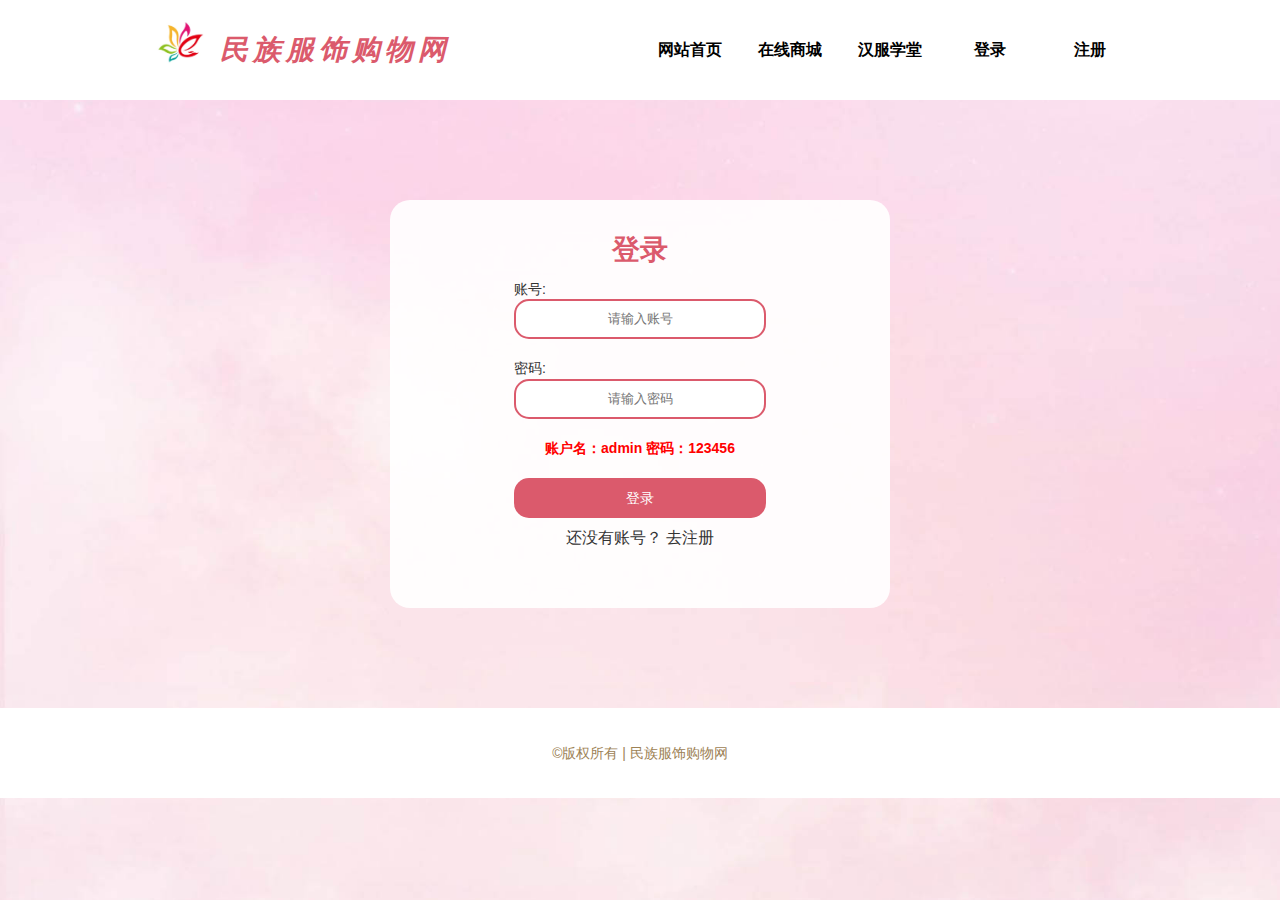
<file: web作业/denglu.html>
<!DOCTYPE html>
<html lang="en">

<head>
  <meta charset="UTF-8">
  <title>民族服饰购物网</title>

  <link rel="stylesheet" href="style/css.css" />
  <style>
    img {
      transition: .3s;
      transform: scale(0.8);
    }

    img:hover {
      transform: scale(1);
      cursor: pointer;
    }
  </style>
</head>

<body>
  <div class="head">
    <div class="w">
      <div class="nav">
        <ul>
          <li class="logo">
            <img src="images/logo.jpg" alt="">
            <h1>民族服饰购物网</h1>
          </li>
          <li><a href="index.html">网站首页</a></li>
          <li><a href="shop.html">在线商城</a></li>
          <li><a href="xuetang.html">汉服学堂</a></li>
          <li><a href="denglu.html">登录</a></li>
          <li><a href="zhuce.html">注册</a></li>
        </ul>
      </div>
    </div>
  </div>
  <div class="denglu">
    <form action="">
      <h2>登录</h2>
      <div class="info">
        <label for="name">账号:</label>
        <input type="text" id="name" placeholder="请输入账号">
      </div>
      <div class="info">
        <label for="pwd">密码:</label>
        <input type="password" id="pwd" placeholder="请输入密码">
      </div>
      <div class="info">
        <p style="font-size: 14px; color: red; font-weight: 600;">账户名：admin 密码：123456</p>
      </div>

      <div class="info">
        <div class="btn" id="loginbtn">登录</div>

        <p style="font-size: 16px; margin-top: 10px;">还没有账号？ <a href="zhuce.html">去注册</a></p>
      </div>

    </form>
  </div>


  <div class="footer">
    <div class="w">
      <p>&copy;版权所有 | 民族服饰购物网</p>
    </div>
  </div>
</body>

<script src="js/jquery.js"></script>
<script>
  // 登陆表单验证
  $("#loginbtn").click(function () {
    var name = $("#name").val()
    var pwd = $("#pwd").val()
    console.log(name, pwd);
    if (name == '') {
      alert("账户名不能为空!")
      return
    }

    if (pwd == "") {
      alert("密码不能为空！")
      return
    }

    if (name == 'admin' && pwd == "123456") {
      alert("登陆成功！")
      window.location.href = "index.html"
    } else {
      alert("账号名或密码有误，请重新输入！")
    }

  })
</script>

</html>
</file>
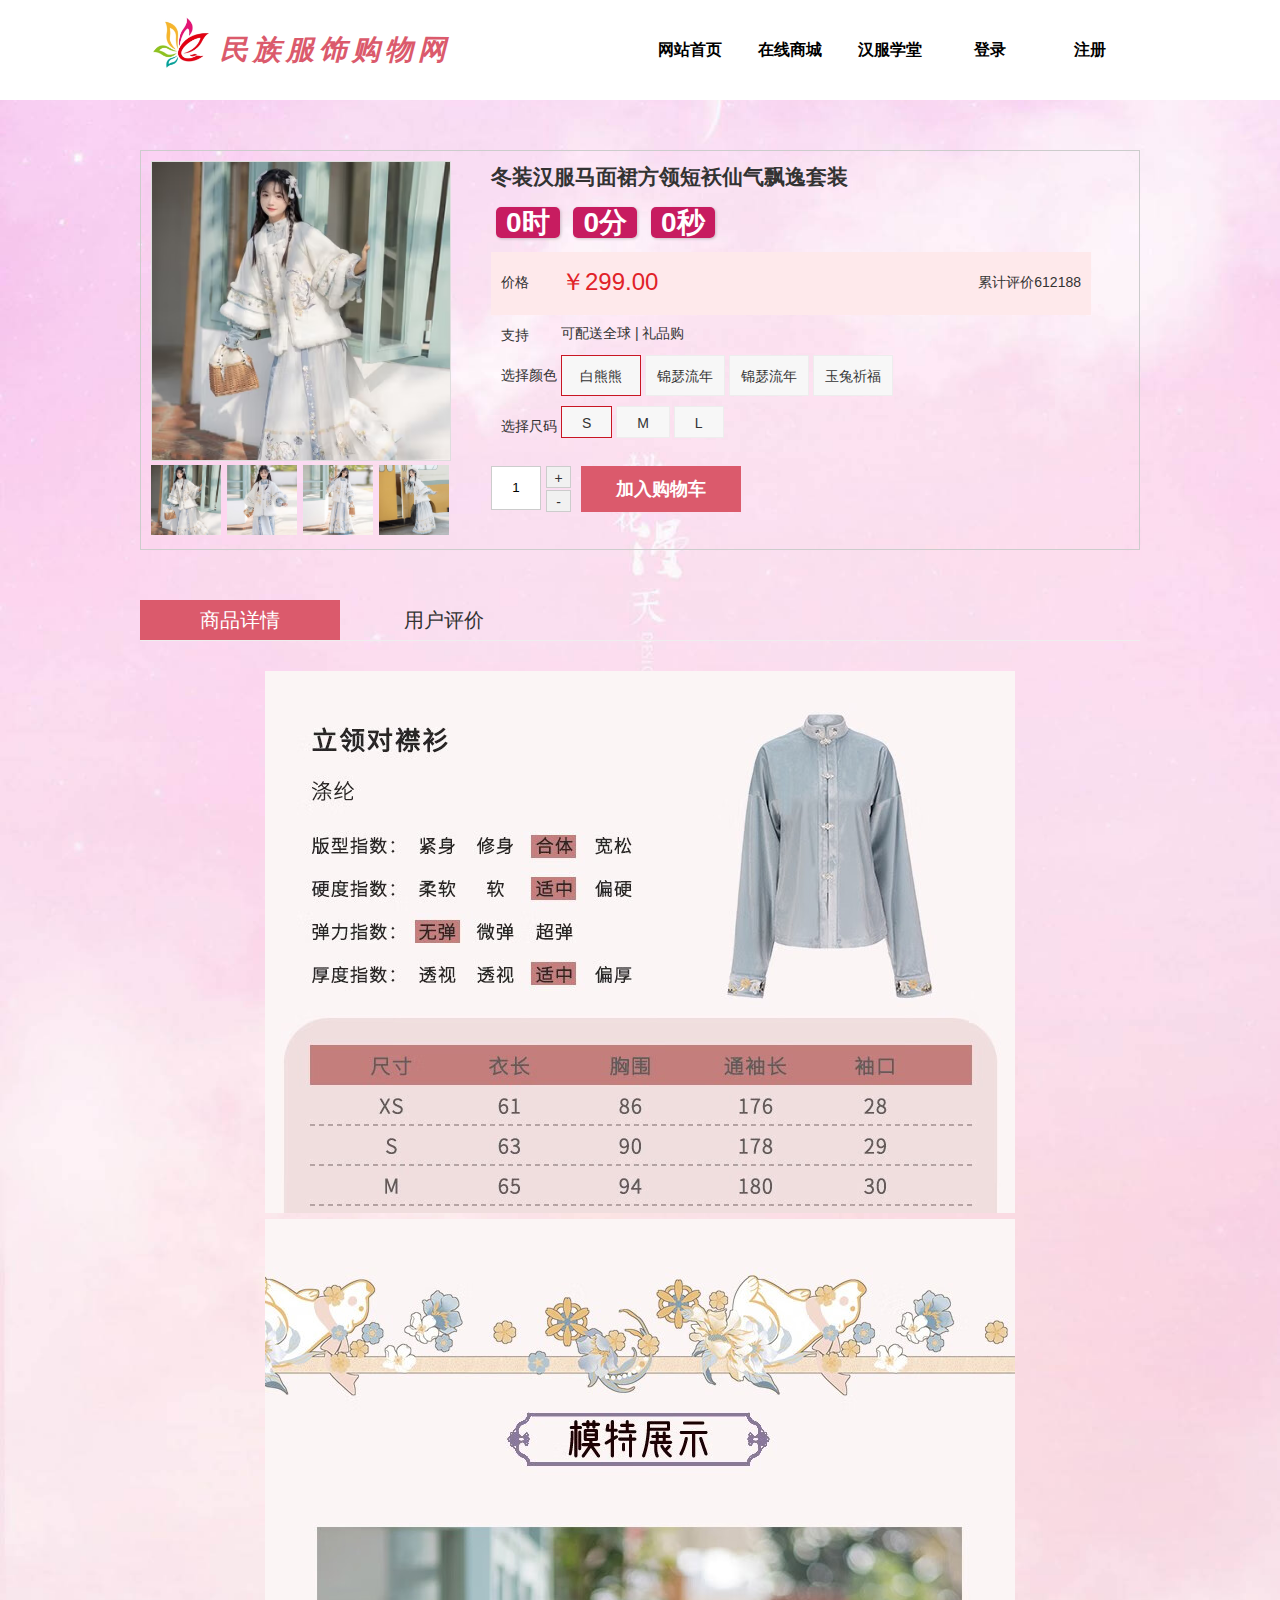
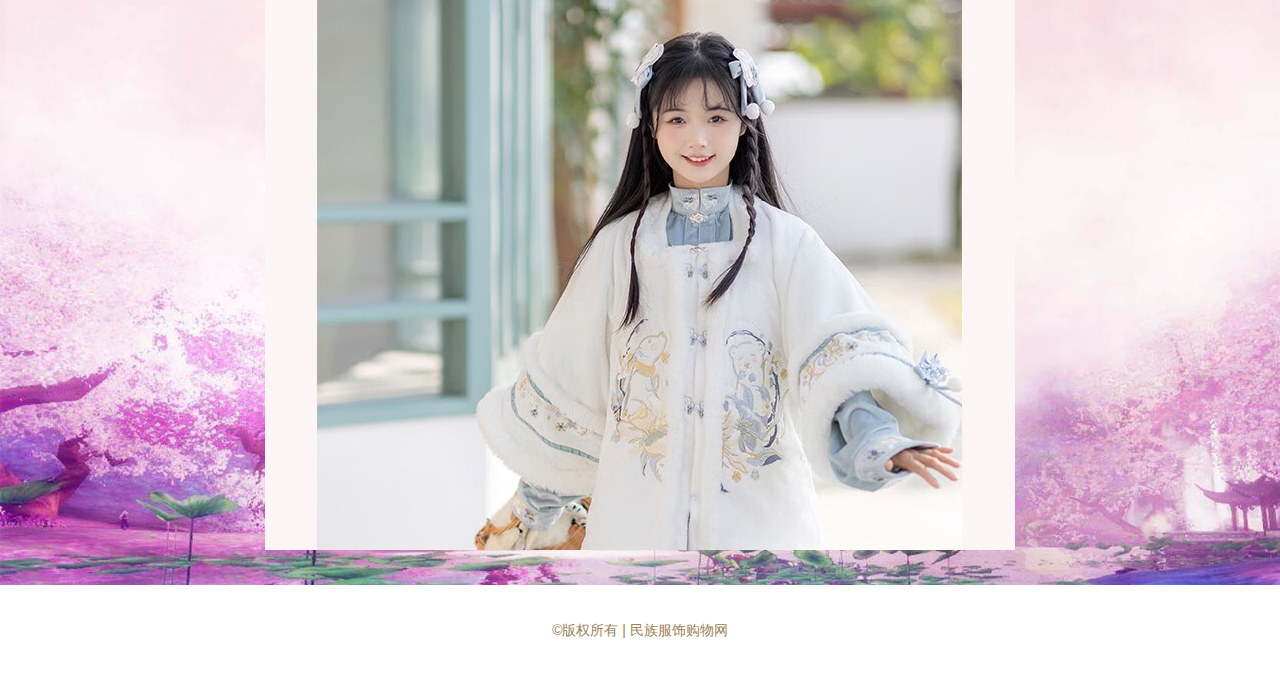
<file: web作业/info.html>
<!DOCTYPE html>
<html lang="en">

<head>
  <meta charset="UTF-8">
  <title>民族服饰购物网</title>
  <link rel="stylesheet" href="style/css.css" />
</head>

<body>
  <div class="head">
    <div class="w">
      <div class="nav">
        <ul>
          <li class="logo">
            <img src="images/logo.jpg" alt="">
            <h1>民族服饰购物网</h1>
          </li>
          <li><a href="index.html">网站首页</a></li>
          <li><a href="shop.html">在线商城</a></li>
          <li><a href="xuetang.html">汉服学堂</a></li>
          <li><a href="denglu.html">登录</a></li>
          <li><a href="zhuce.html">注册</a></li>
        </ul>
      </div>
    </div>
  </div>
  <div class="w wrap info">

    <div class="main">

      <div class="img">
        <img src="images/i1.avif">

      </div>
      <ul class="ico">
        <li><img src="images/i1.avif"></li>
        <li><img src="images/i2.avif"></li>
        <li><img src="images/i3.avif"></li>
        <li><img src="images/i4.avif"></li>
      </ul>
      <div class="big_img"></div>


      <div class="cp-info">
        <h2>冬装汉服马面裙方领短袄仙气飘逸套装</h2>
        <div class="xiangqing_box you">
          <div class="tips">
            <div class="time-item">
              <strong id="hour_show">0时</strong>
              <strong id="minute_show">0分</strong>
              <strong id="second_show">0秒</strong>
            </div>
          </div>
          <div class="summary">
            <dl class="summary_price">
              <dt>价格</dt>
              <dd style="line-height: 40px;">
                <span class="price">￥299.00 </span>
                <div class="remark">累计评价612188</div>
              </dd>
            </dl>
            <dl class="summary_support">
              <dt>支持</dt>
              <dd>可配送全球 | 礼品购</dd>
            </dl>
            <dl class="choose_color">
              <dt>选择颜色</dt>
              <dd>
                <a href="javascript:;" style="border-color: #c81623;">白熊熊</a>
                <a href="javascript:;">锦瑟流年</a>
                <a href="javascript:;">锦瑟流年</a>
                <a href="javascript:;">玉兔祈福</a>
              </dd>
            </dl>

            <dl class="choose_version">
              <dt>选择尺码</dt>
              <dd>
                <a href="javascript:;" style="border-color: #c81623;">S</a>
                <a href=" javascript:;">M</a>
                <a href=" javascript:;">L</a>
              </dd>
            </dl>
            <div class="choose_btns">
              <div class="choose_amount">
                <input type="text" id="count" maxlength="2" value="1">
                <a href="javascript:;" id="add" class="add">+</a>
                <a href="javascript:;" id="reduce" class="reduce">-</a>
              </div>
              <a href="#" class="addcar">加入购物车</a>
            </div>
          </div>
        </div>
      </div>

    </div>

    <div class="cp-items">
      <div id="wrap">
        <div id="tit">
          <span class="select">商品详情</span>
          <span>用户评价</span>
        </div>
        <ul id="con">
          <li class="show">
            <img src="images/ii1.jpg" alt="">
            <img src="images/ii2.jpg" alt="">
          </li>
          <li>
            <h5>用户xxx</h5>
            <p>
              汉服真的太仙啦穿上回头率特别高，做工特别精细好看，喜欢极了端庄优雅系列，配色看着很舒服很大气，穿着特别显气质，绝绝子!!!
            </p>
            <hr>
            <h5>用户xxx</h5>
            <p>
              汉服真的太仙啦穿上回头率特别高，做工特别精细好看，喜欢极了端庄优雅系列，配色看着很舒服很大气，穿着特别显气质，绝绝子!!!
            </p>
            <hr>
            <h5>用户xxx</h5>
            <p>
              汉服真的太仙啦穿上回头率特别高，做工特别精细好看，喜欢极了端庄优雅系列，配色看着很舒服很大气，穿着特别显气质，绝绝子!!!
            </p>
            <hr>
            <h5>用户xxx</h5>
            <p>
              汉服真的太仙啦穿上回头率特别高，做工特别精细好看，喜欢极了端庄优雅系列，配色看着很舒服很大气，穿着特别显气质，绝绝子!!!
            </p>
            <hr>
            <h5>用户xxx</h5>
            <p>
              汉服真的太仙啦穿上回头率特别高，做工特别精细好看，喜欢极了端庄优雅系列，配色看着很舒服很大气，穿着特别显气质，绝绝子!!!
            </p>
            <hr>
          </li>
        </ul>
      </div>
    </div>

  </div>

  <div class="footer">
    <div class="w">
      <p>&copy;版权所有 | 民族服饰购物网</p>
    </div>
  </div>
</body>

<script src="js/jquery.js"></script>
<script>
  // 图片放大效果
  $(function () {
    var src = $('.img img').attr("src");
    $('.ico li img').click(function () {
      var srct = $(this).attr("src");
      $('.img img').attr("src", srct);
      src = srct;
    })
    $('.img').hover(function () {
      $('.big_img').css({
        "display": "block",
        "background-image": 'url(' + src + ')'
      });
      $(this).mousemove(function () {
        var x = event.offsetX - 1;
        var y = event.offsetY - 1;
        if (x < 75) {
          x = 0;
        } else if (75 <= x <= 300) {
          x = (x - 75) * 2;
          if (x > 300) {
            x = 300;
          }
        }
        if (y < 100) {
          y = 0;
        } else if (100 <= y <= 400) {
          y = (y - 100) * 2;
          if (y > 400) {
            y = 400;
          }
        }

        $('.big_img').css({
          "background-position-x": -x,
          "background-position-y": -y
        })
      })
    }, function () {
      $('.big_img').css("display", "none")
    })

  })

  // tab栏切换
  $('#tit span').click(function () {
    var i = $(this).index(); //下标第一种写法
    //var i = $('tit').index(this);//下标第二种写法
    $(this).addClass('select').siblings().removeClass('select');
    $('#con li').eq(i).show().siblings().hide();
  });

  // 点击添加
  $("#add").click(function () {
    var count = $("#count").val() * 1
    $("#count").val(count + 1)
    console.log(count);
  })

  $("#reduce").click(function () {
    var count = $("#count").val() * 1
    if (count == 1) {
      alert("商品最少1件噢！")
      return
    } else {
      $("#count").val(count - 1)
    }
    console.log(count);
  })

  // 倒计时效果
  var intDiff = parseInt(600); //倒计时总秒数量
  function timer(intDiff) {
    window.setInterval(function () {
      var day = 0,
        hour = 0,
        minute = 0,
        second = 0; //时间默认值
      if (intDiff > 0) {
        day = Math.floor(intDiff / (60 * 60 * 24));
        hour = Math.floor(intDiff / (60 * 60)) - (day * 24);
        minute = Math.floor(intDiff / 60) - (day * 24 * 60) - (hour * 60);
        second = Math.floor(intDiff) - (day * 24 * 60 * 60) - (hour * 60 * 60) - (minute * 60);
      }
      if (minute <= 9) minute = '0' + minute;
      if (second <= 9) second = '0' + second;
      $('#day_show').html(day + "天");
      $('#hour_show').html('<s id="h"></s>' + hour + '时');
      $('#minute_show').html('<s></s>' + minute + '分');
      $('#second_show').html('<s></s>' + second + '秒');
      intDiff--;
    }, 1000);
  }
  $(function () {
    timer(intDiff);
  });
</script>

</html>
</file>
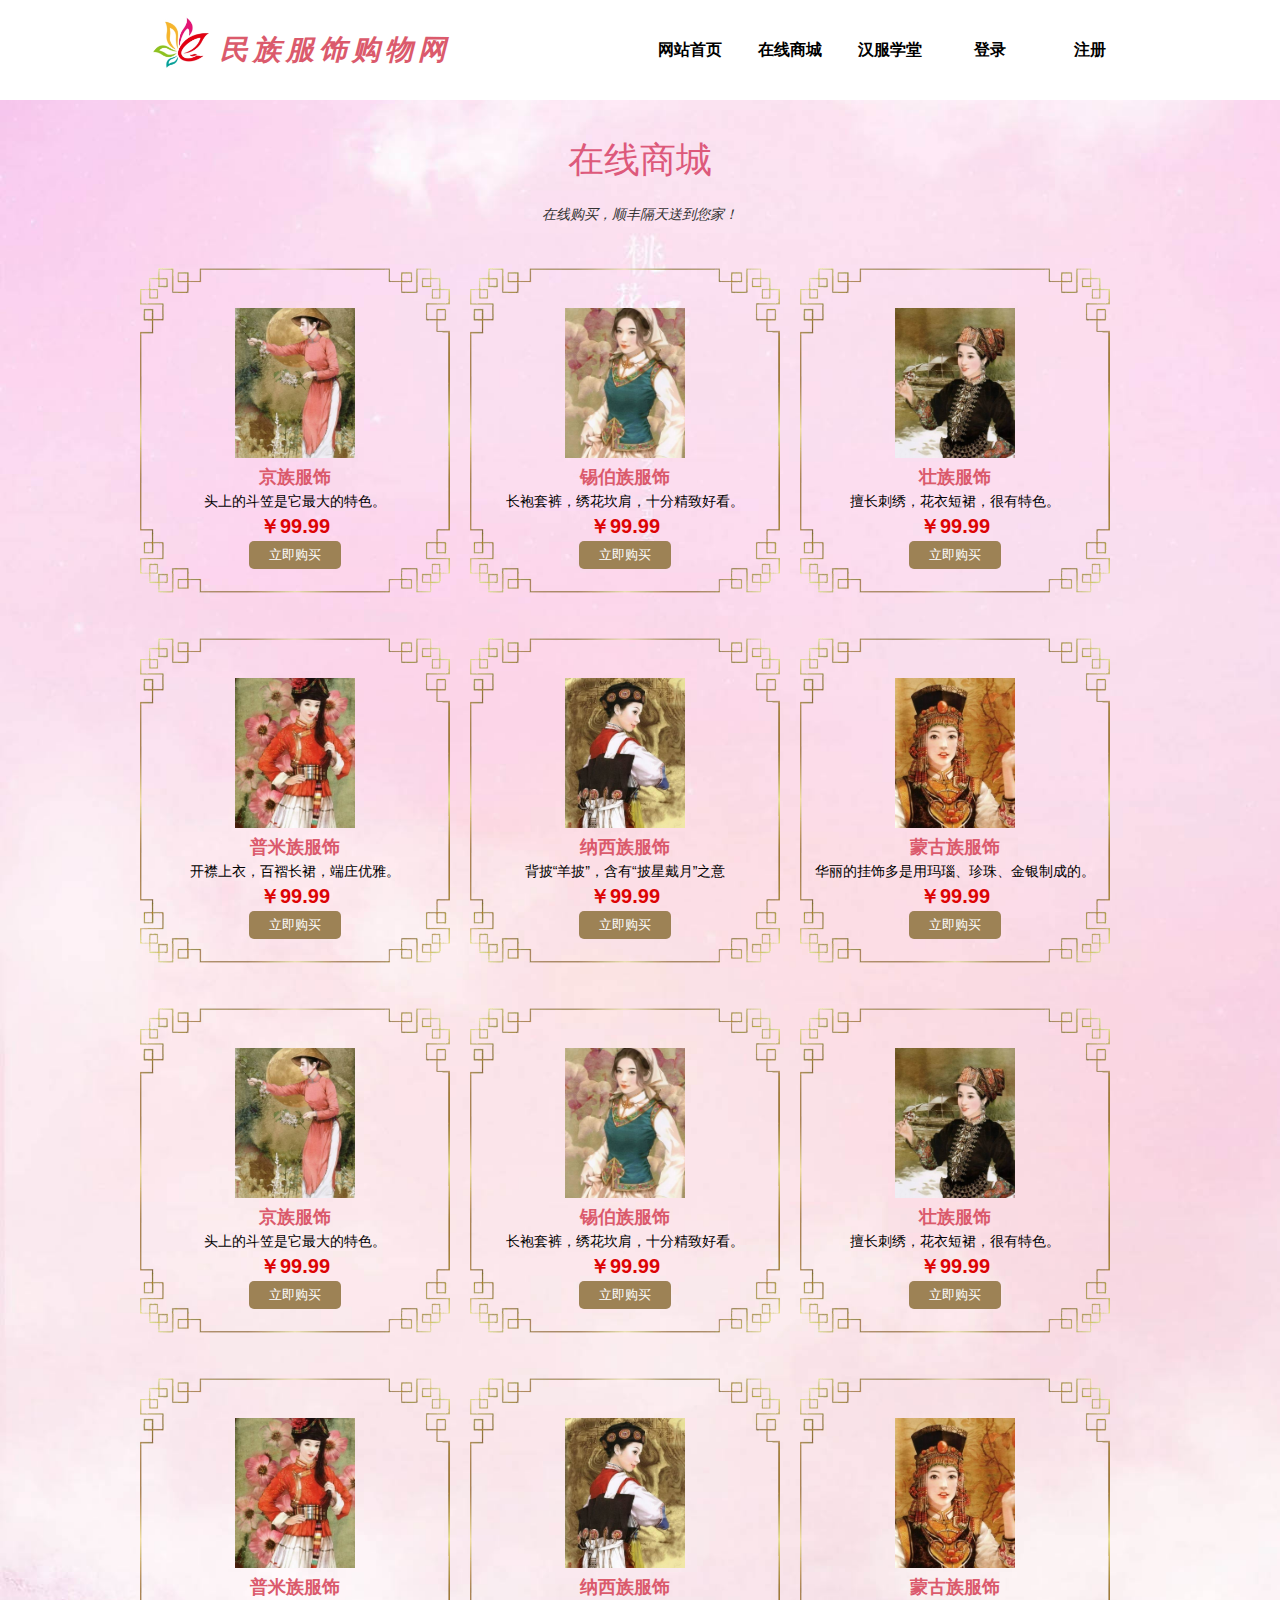
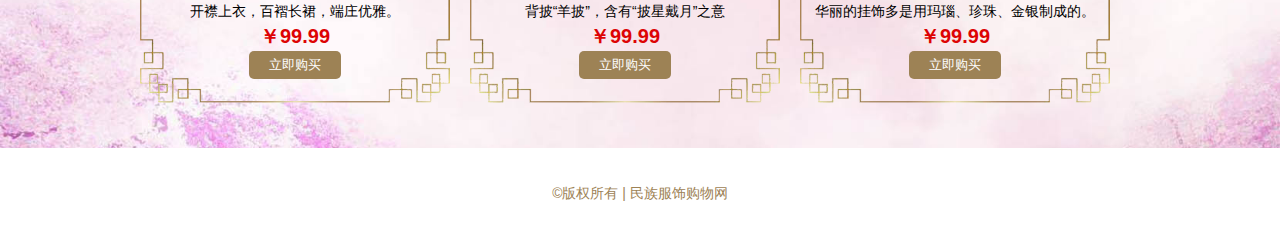
<file: web作业/shop.html>
<!DOCTYPE html>
<html lang="en">

<head>
  <meta charset="UTF-8">
  <title>民族服饰购物网</title>
  <link rel="stylesheet" href="style/css.css" />
</head>

<body>
  <div class="head">
    <div class="w">
      <div class="nav">
        <ul>
          <li class="logo">
            <img src="images/logo.jpg" alt="">
            <h1>民族服饰购物网</h1>
          </li>
          <li><a href="index.html">网站首页</a></li>
          <li><a href="shop.html">在线商城</a></li>
          <li><a href="xuetang.html">汉服学堂</a></li>
          <li><a href="denglu.html">登录</a></li>
          <li><a href="zhuce.html">注册</a></li>
        </ul>
      </div>
    </div>
  </div>
  <div class="w wrap" id="shop">
    <h1 class="title">在线商城</h1>
    <p class="pbp"><i>在线购买，顺丰隔天送到您家！</i></p>
    <div class="shop-box">
      <div class="fu mr40">
        <img src="images/s1.jpg" alt="">
        <h3>京族服饰</h3>
        <p class="desc">头上的斗笠是它最大的特色。</p>
        <p class="price">
          ￥99.99
        </p>
        <button><a href="info.html">立即购买</a></button>
      </div>
      <div class="fu mr40">
        <img src="images/s2.jpg" alt="">
        <h3>锡伯族服饰</h3>
        <p class="desc">长袍套裤，绣花坎肩，十分精致好看。</p>
        <p class="price">
          ￥99.99
        </p>
        <button><a href="info.html">立即购买</a></button>
      </div>
      <div class="fu mr40">
        <img src="images/s3.jpg" alt="">
        <h3>壮族服饰</h3>
        <p class="desc">擅长刺绣，花衣短裙，很有特色。</p>
        <p class="price">
          ￥99.99
        </p>
        <button><a href="info.html">立即购买</a></button>
      </div>
      <div class="c"></div>
      <div class="fu mr40">
        <img src="images/s4.jpg" alt="">
        <h3>普米族服饰</h3>
        <p class="desc">开襟上衣，百褶长裙，端庄优雅。</p>
        <p class="price">
          ￥99.99
        </p>
        <button><a href="info.html">立即购买</a></button>
      </div>
      <div class="fu mr40">
        <img src="images/s5.jpg" alt="">
        <h3>纳西族服饰</h3>
        <p class="desc">背披“羊披”，含有“披星戴月”之意</p>
        <p class="price">
          ￥99.99
        </p>
        <button><a href="info.html">立即购买</a></button>
      </div>
      <div class="fu mr40">
        <img src="images/s6.jpg" alt="">
        <h3>蒙古族服饰</h3>
        <p class="desc">华丽的挂饰多是用玛瑙、珍珠、金银制成的。</p>
        <p class="price">
          ￥99.99
        </p>
        <button><a href="info.html">立即购买</a></button>
      </div>
      <div class="c"></div>
      <div class="fu mr40">
        <img src="images/s1.jpg" alt="">
        <h3>京族服饰</h3>
        <p class="desc">头上的斗笠是它最大的特色。</p>
        <p class="price">
          ￥99.99
        </p>
        <button><a href="info.html">立即购买</a></button>
      </div>
      <div class="fu mr40">
        <img src="images/s2.jpg" alt="">
        <h3>锡伯族服饰</h3>
        <p class="desc">长袍套裤，绣花坎肩，十分精致好看。</p>
        <p class="price">
          ￥99.99
        </p>
        <button><a href="info.html">立即购买</a></button>
      </div>
      <div class="fu mr40">
        <img src="images/s3.jpg" alt="">
        <h3>壮族服饰</h3>
        <p class="desc">擅长刺绣，花衣短裙，很有特色。</p>
        <p class="price">
          ￥99.99
        </p>
        <button><a href="info.html">立即购买</a></button>
      </div>
      <div class="c"></div>
      <div class="fu mr40">
        <img src="images/s4.jpg" alt="">
        <h3>普米族服饰</h3>
        <p class="desc">开襟上衣，百褶长裙，端庄优雅。</p>
        <p class="price">
          ￥99.99
        </p>
        <button><a href="info.html">立即购买</a></button>
      </div>
      <div class="fu mr40">
        <img src="images/s5.jpg" alt="">
        <h3>纳西族服饰</h3>
        <p class="desc">背披“羊披”，含有“披星戴月”之意</p>
        <p class="price">
          ￥99.99
        </p>
        <button><a href="info.html">立即购买</a></button>
      </div>
      <div class="fu mr40">
        <img src="images/s6.jpg" alt="">
        <h3>蒙古族服饰</h3>
        <p class="desc">华丽的挂饰多是用玛瑙、珍珠、金银制成的。</p>
        <p class="price">
          ￥99.99
        </p>
        <button><a href="info.html">立即购买</a></button>
      </div>
      <div class="c"></div>

    </div>
  </div>

  <div class="footer">
    <div class="w">
      <p>&copy;版权所有 | 民族服饰购物网</p>
    </div>
  </div>
</body>

<script src="js/jquery.js"></script>
<script>
  // 2. 图片内容展示
  $("#shop .fu img").each(function () {
    $(this).mouseover(function () {
      $(this)[0].style.opacity = "0.6"
    })

    $(this).mouseout(function () {
      $(this)[0].style.opacity = "1"
    })
  });
</script>

</html>
</file>
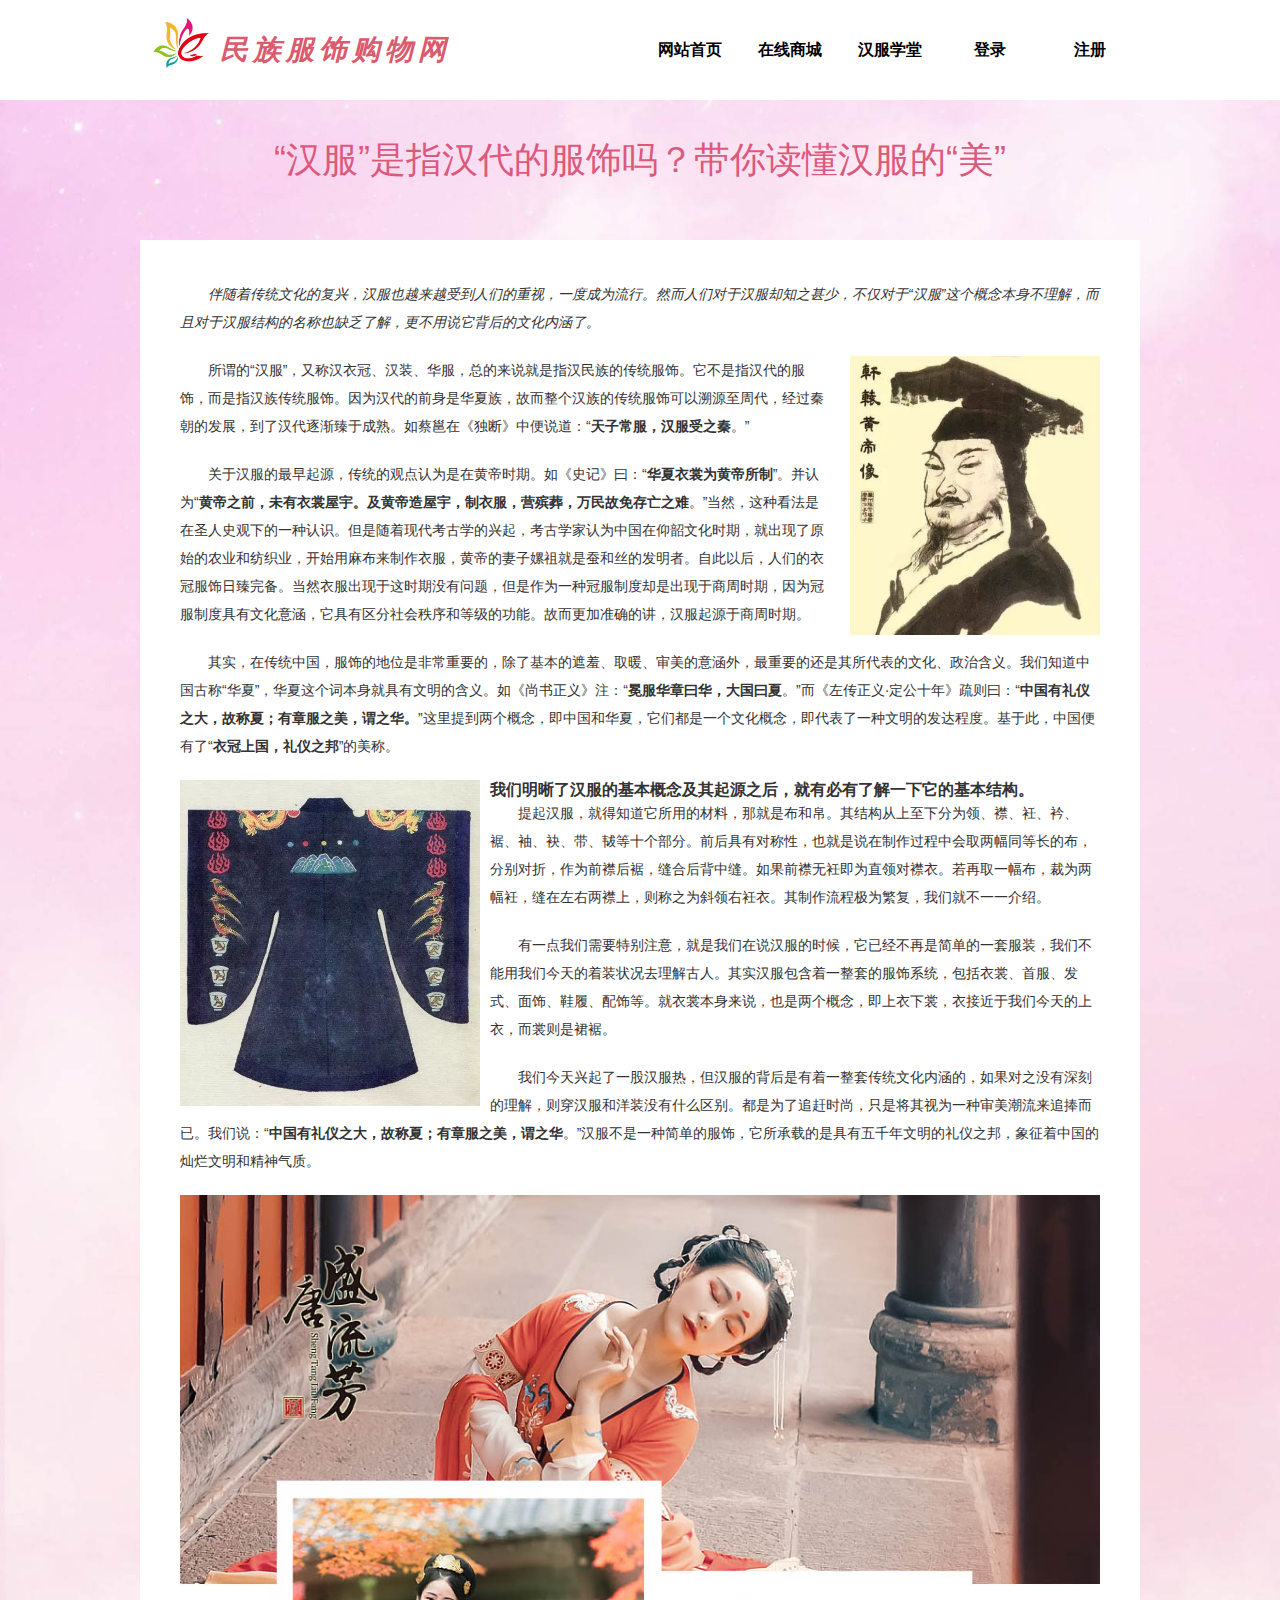
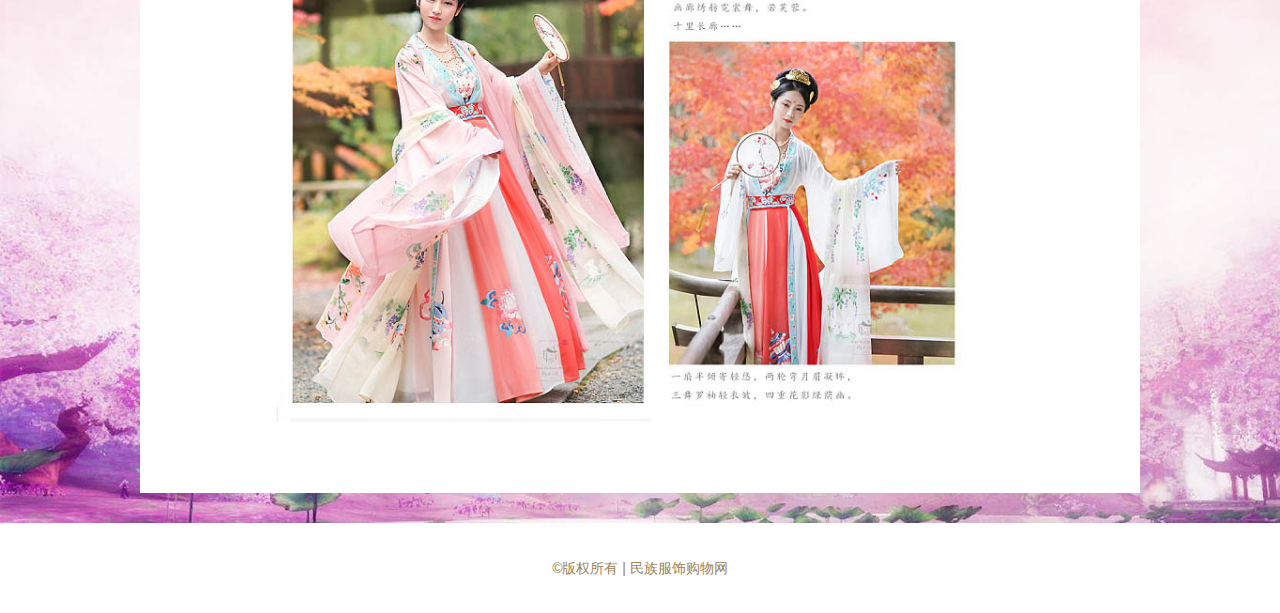
<file: web作业/xuetang.html>
<!DOCTYPE html>
<html lang="en">

<head>
  <meta charset="UTF-8">
  <title>民族服饰购物网</title>
  <link rel="stylesheet" href="style/css.css" />
  <style type="text/css">
  </style>
</head>

<body>

  <div class="head">
    <div class="w">
      <div class="nav">
        <ul>
          <li class="logo">
            <img src="images/logo.jpg" alt="">
            <h1>民族服饰购物网</h1>
          </li>
          <li><a href="index.html">网站首页</a></li>
          <li><a href="shop.html">在线商城</a></li>
          <li><a href="xuetang.html">汉服学堂</a></li>
          <li><a href="denglu.html">登录</a></li>
          <li><a href="zhuce.html">注册</a></li>
        </ul>
      </div>
    </div>
  </div>


  <div class="w wrap">
    <h1 class="title">“汉服”是指汉代的服饰吗？带你读懂汉服的“美”</h1>
    <p class="pbp"></p>
    <div class="li">
      <p><i>伴随着传统文化的复兴，汉服也越来越受到人们的重视，一度成为流行。然而人们对于汉服却知之甚少，不仅对于“汉服”这个概念本身不理解，而且对于汉服结构的名称也缺乏了解，更不用说它背后的文化内涵了。</i></p>
      <img src="images/7.jpg" width="250" class="fr limg1">
      <p>
        所谓的“汉服”，又称汉衣冠、汉装、华服，总的来说就是指汉民族的传统服饰。它不是指汉代的服饰，而是指汉族传统服饰。因为汉代的前身是华夏族，故而整个汉族的传统服饰可以溯源至周代，经过秦朝的发展，到了汉代逐渐臻于成熟。如蔡邕在《独断》中便说道：“<strong>天子常服，汉服受之秦</strong>。”
      </p>

      <p>
        关于汉服的最早起源，传统的观点认为是在黄帝时期。如《史记》曰：“<strong>华夏衣裳为黄帝所制</strong>”。并认为“<strong>黄帝之前，未有衣裳屋宇。及黄帝造屋宇，制衣服，营殡葬，万民故免存亡之难</strong>。”当然，这种看法是在圣人史观下的一种认识。但是随着现代考古学的兴起，考古学家认为中国在仰韶文化时期，就出现了原始的农业和纺织业，开始用麻布来制作衣服，黄帝的妻子嫘祖就是蚕和丝的发明者。自此以后，人们的衣冠服饰日臻完备。当然衣服出现于这时期没有问题，但是作为一种冠服制度却是出现于商周时期，因为冠服制度具有文化意涵，它具有区分社会秩序和等级的功能。故而更加准确的讲，汉服起源于商周时期。
      </p>
      <p>
        其实，在传统中国，服饰的地位是非常重要的，除了基本的遮羞、取暖、审美的意涵外，最重要的还是其所代表的文化、政治含义。我们知道中国古称“华夏”，华夏这个词本身就具有文明的含义。如《尚书正义》注：“<strong>冕服华章曰华，大国曰夏</strong>。”而《左传正义·定公十年》疏则曰：“<strong>中国有礼仪之大，故称夏；有章服之美，谓之华。</strong>”这里提到两个概念，即中国和华夏，它们都是一个文化概念，即代表了一种文明的发达程度。基于此，中国便有了“<strong>衣冠上国，礼仪之邦</strong>”的美称。
      </p>
      <img src="images/8.jpg" alt="" width="300" class="fl mr20">
      <h3>我们明晰了汉服的基本概念及其起源之后，就有必有了解一下它的基本结构。</h3>
      <p>
        提起汉服，就得知道它所用的材料，那就是布和帛。其结构从上至下分为领、襟、衽、衿、裾、袖、袂、带、韨等十个部分。前后具有对称性，也就是说在制作过程中会取两幅同等长的布，分别对折，作为前襟后裾，缝合后背中缝。如果前襟无衽即为直领对襟衣。若再取一幅布，裁为两幅衽，缝在左右两襟上，则称之为斜领右衽衣。其制作流程极为繁复，我们就不一一介绍。
      </p>
      <p>
        有一点我们需要特别注意，就是我们在说汉服的时候，它已经不再是简单的一套服装，我们不能用我们今天的着装状况去理解古人。其实汉服包含着一整套的服饰系统，包括衣裳、首服、发式、面饰、鞋履、配饰等。就衣裳本身来说，也是两个概念，即上衣下裳，衣接近于我们今天的上衣，而裳则是裙裾。
      </p>
      <p>
        我们今天兴起了一股汉服热，但汉服的背后是有着一整套传统文化内涵的，如果对之没有深刻的理解，则穿汉服和洋装没有什么区别。都是为了追赶时尚，只是将其视为一种审美潮流来追捧而已。我们说：“<strong>中国有礼仪之大，故称夏；有章服之美，谓之华</strong>。”汉服不是一种简单的服饰，它所承载的是具有五千年文明的礼仪之邦，象征着中国的灿烂文明和精神气质。
      </p>
      <img src="images/w.jpg" style="width: 100%;" alt="">

    </div>
  </div>



  <div class="footer">
    <div class="w">
      <p>&copy;版权所有 | 民族服饰购物网</p>
    </div>
  </div>

</body>


</html>
</file>
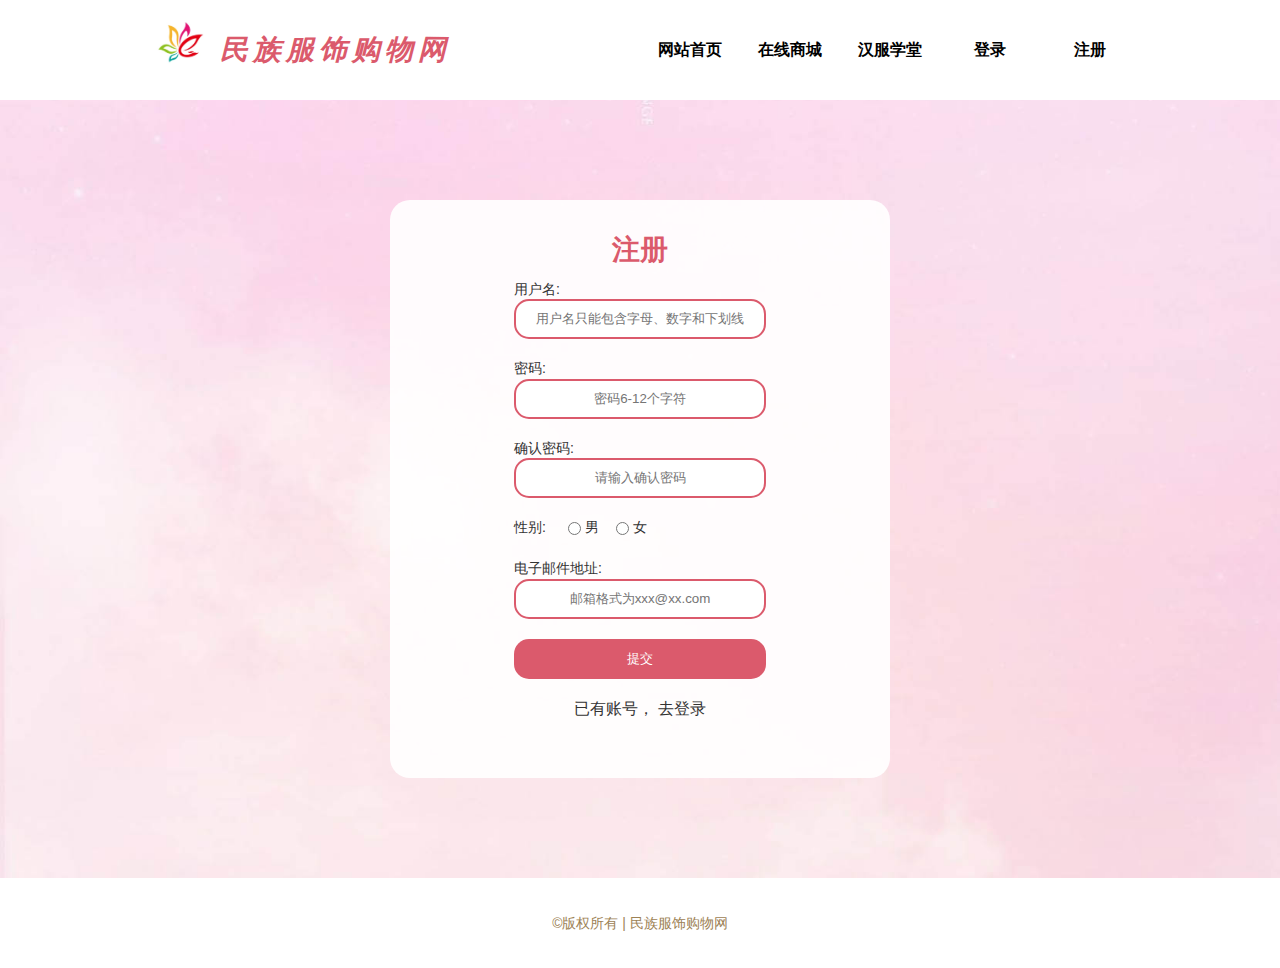
<file: web作业/zhuce.html>
<!DOCTYPE html>
<html lang="en">

<head>
  <meta charset="UTF-8">
  <title>民族服饰购物网</title>

  <link rel="stylesheet" href="style/css.css" />
  <style>
    img {
      transition: .3s;
      transform: scale(0.8);
    }

    img:hover {
      transform: scale(1);
      cursor: pointer;
    }
  </style>
</head>

<body>
  <div class="head">
    <div class="w">
      <div class="nav">
        <ul>
          <li class="logo">
            <img src="images/logo.jpg" alt="">
            <h1>民族服饰购物网</h1>
          </li>
          <li><a href="index.html">网站首页</a></li>
          <li><a href="shop.html">在线商城</a></li>
          <li><a href="xuetang.html">汉服学堂</a></li>
          <li><a href="denglu.html">登录</a></li>
          <li><a href="zhuce.html">注册</a></li>
        </ul>
      </div>
    </div>
  </div>
  <div class="denglu">
    <!-- <form action="">
      <h2>注册</h2>
      <div class="info">
        <p>账号</p>
        <input type="text" id="name" placeholder="请输入账号">
      </div>
      <div class="info">
        <p>密码</p>
        <input type="password" id="pwd" placeholder="请输入密码">
      </div>
      <div class="info">
        <p style="font-size: 14px; color: red; font-weight: 600;">账户名：admin 密码：123456</p>
      </div>

      <div class="info">
        <p style="font-size: 16px; margin-top: 10px;">已有账号， <a href="denglu.html">去登录</a></p>
      </div>

    </form> -->
    <form id="myForm">
      <h2>注册</h2>
      <div class="info">
        <label for="username">用户名:</label>
        <input type="text" id="username" name="username" placeholder="用户名只能包含字母、数字和下划线">
        <span class="error-message" id="username-error"></span>
      </div>

      <div class="info">
        <label for="password">密码:</label>
        <input type="password" id="password" name="password" placeholder="密码6-12个字符">
        <span class="error-message" id="confirmPassword1-error"></span>
      </div>

      <div class="info">
        <label for="confirmPassword">确认密码:</label>
        <input type="password" id="confirmPassword" name="confirmPassword" placeholder="请输入确认密码">
        <span class="error-message" id="confirmPassword2-error"></span>
      </div>

      <div class="info">
        <label>性别:</label> &emsp;
        <input type="radio" id="male" name="gender" value="male"> <label for="male">男</label>&emsp;
        <input type="radio" id="female" name="gender" value="female"> <label for="female">女</label>
        <span class="error-message" id="gender-error"></span>
      </div>

      <div class="info">
        <label for="email">电子邮件地址:</label>
        <input type="text" id="email" name="email" placeholder="邮箱格式为xxx@xx.com">
        <span class="error-message" id="email-error"></span>
      </div>

      <div class="info">
        <input type="submit" class="btn" value="提交">
      </div>

      <div class="info">
        <p style="font-size: 16px; margin-top: 10px;">已有账号， <a href="denglu.html">去登录</a></p>
      </div>

    </form>

  </div>


  <div class="footer">
    <div class="w">
      <p>&copy;版权所有 | 民族服饰购物网</p>
    </div>
  </div>
</body>

<script src="js/jquery.js"></script>
<script>
  $(document).ready(function () {
    // 光标离开文本框时验证数据合法性
    $('#username').blur(function () {
      validateUsername();
    });

    $('#password').blur(function () {
      validateConfirmPassword();
    });

    $('#confirmPassword').blur(function () {
      validateConfirmPassword();
    });

    $('#gender').blur(function () {
      validateGender();
    });

    $('#email').blur(function () {
      validateEmail();
    });

    // 提交表单时验证数据合法性
    $('#myForm').submit(function (e) {
      e.preventDefault();
      var state = validateForm();
      if (state) {
        alert("注册成功！")
      } else {
        alert("请根据要求填写注册信息！")
      }
    });

    // 验证用户名
    function validateUsername() {
      var username = $('#username').val();
      var usernameError = $('#username-error');

      if (username.length === 0) {
        usernameError.text('用户名不能为空');
        return false;
      } else if (username.length < 4 || username.length > 12) {
        usernameError.text('用户名长度必须在4到12个字符之间');
        return false;
      } else if (!/^[a-zA-Z0-9_]+$/.test(username)) {
        usernameError.text('用户名只能包含字母、数字和下划线');
        return false;
      } else {
        usernameError.text('');
        return true;
      }
    }

    // 验证确认密码
    function validateConfirmPassword() {
      var password = $('#password').val();
      var confirmPassword = $('#confirmPassword').val();
      var confirmPassword1Error = $('#confirmPassword1-error');
      var confirmPassword2Error = $('#confirmPassword2-error');
      console.log(password);
      if (password == '') {
        confirmPassword1Error.text('密码不能为空');
        return false
      } else {
        confirmPassword1Error.text('');
      }
      if (password.length < 6 || password.length > 12) {
        confirmPassword1Error.text('密码在6-12个字符');
        return false
      } else {
        confirmPassword1Error.text('');
      }

      if (confirmPassword == '') {
        confirmPassword2Error.text('确认密码不能为空');
        return false
      }

      if (password !== confirmPassword) {
        confirmPassword2Error.text('两次输入的密码不一致');
        return false;
      } else {
        confirmPassword2Error.text('');
        return true;
      }
    }

    // 验证性别
    function validateGender() {
      var gender = $('input[name="gender"]:checked').val();
      var genderError = $('#gender-error');

      if (!gender) {
        genderError.text('请选择性别');
        return false;
      } else {
        genderError.text('');
        return true;
      }
    }

    // 验证电子邮件地址
    function validateEmail() {
      var email = $('#email').val();
      var emailError = $('#email-error');

      if (email.length === 0) {
        emailError.text('电子邮件地址不能为空');
        return false;
      } else if (!/.+@.+\..+/.test(email)) {
        emailError.text('电子邮件地址格式不正确');
        return false;
      } else {
        emailError.text('');
        return true;
      }
    }

    // 综合验证表单
    function validateForm() {
      return validateUsername() && validateConfirmPassword() && validateGender() && validateEmail();
    }
  });
</script>

</html>
</file>
<file: web作业/style/css.css>
* {
  margin: 0;
  padding: 0;
  box-sizing: border-box;
}
body {
  font: 14px/140% "微软雅黑", Arial, Helvetica, sans-serif, Verdana;
  color: #333;
  background: url(../images/bb.jpg) center no-repeat;
  background-size: cover;
}
.w {
  width: 1000px;
  margin: 0 auto;
}
a {
  text-decoration: none;
}
.c {
  clear: both;
}
.fr {
  float: right;
}
.fl {
  float: left;
}
ul,
ol {
  list-style: none;
}
.head {
  height: 100px;
  background: #fff;
}
.nav {
  height: 100px;
  width: 100%;
  line-height: 100px;
}
.nav li {
  float: left;
  width: 100px;
  height: 100px;
  text-align: center;
}
.nav li a {
  color: #000;
  font-weight: 600;
  font-size: 16px;
}
.nav li a:hover {
  color: #dd597b;
}
.nav .logo {
  width: 500px;
  text-align: left;
  font-style: italic;
  letter-spacing: 5px;
  color: #db5a6c;
}
.logo img {
  height: 80px;
  float: left;
  padding: 10px;
}
.nav .logo a {
  font-size: 36px;
  font-weight: 600;
}
.banner {
  width: 100%;
}
.banner {
  width: 1000px;
  height: 400px;
  margin: 20px auto;
  position: relative;
  overflow: hidden;
}
.banner ul {
  width: 6600px;
  height: 300px;
  position: absolute;
  top: 0;
  left: 0;
}
.banner ul li {
  float: left;
}
.banner ul img {
  width: 1000px;
  height: 400px;
}
.banner ol {
  position: absolute;
  width: 100%;
  bottom: 10px;
  left: 0;
  text-align: center;
  font-size: 0px;
}
.banner ol li {
  width: 10px;
  height: 10px;
  border-radius: 50%;
  background-color: #888;
  display: inline-block;
  margin: 0 3px;
}
.banner ol li.on {
  background-color: #ff6a00;
}
.banner .btn {
  width: 30px;
  height: 50px;
  background-color: #808080;
  opacity: 0.2;
  position: absolute;
  top: 50%;
  margin-top: -25px;
  cursor: pointer;
  text-align: center;
  line-height: 50px;
  font-size: 40px;
  color: #fff;
  font-family: '宋体';
}
.banner .btn:hover {
  opacity: 0.5;
}
.banner .btn_l {
  left: 0;
}
.banner .btn_r {
  right: 0;
}
.banner img {
  display: block;
  width: 100%;
}
.title {
  text-align: center;
  padding: 50px 0 30px;
  font-size: 36px;
  font-weight: 500;
  color: #dd597b;
}
.pbp {
  text-align: center;
  padding: 0 60px 40px;
  line-height: 28px;
}
.li {
  background: #fff;
  padding: 40px;
  margin-bottom: 30px;
}
.li p {
  line-height: 2;
  margin-bottom: 20px;
  text-indent: 2em;
}
.lbox {
  width: 233px;
  position: relative;
  float: left;
  background: url(../images/k1.jpg) no-repeat;
  height: 335px;
}
.mr20 {
  margin-right: 10px;
}
.line {
  width: 1000px;
  overflow: hidden;
}
.lbox-img {
  display: block;
  margin: 0 auto;
}
.border {
  border: 1px solid #d9d9d9;
}
.border-btm {
  border-bottom: 1px solid #d9d9d9;
}
.border-btm p {
  text-align: left;
  margin: 15px;
  font-size: 14px;
}
.border-btm img {
  width: 223px;
  margin: 0 15px;
}
.border h3 {
  text-align: center;
  padding: 44px 0 20px;
}
.border p {
  text-align: center;
  font-size: 14px;
  width: 187px;
  margin: 0 auto 6px;
}
.line3 {
  width: 100%;
  padding-bottom: 90px;
  margin-top: 30px;
}
.l3-left {
  float: left;
  width: 500px;
}
.l3-right {
  float: right;
  width: 460px;
}
.title3 {
  padding: 20px 0 28px;
}
.ll3box {
  margin: 0px 0 45px;
}
.ll3box img {
  width: 100%;
  transition: 0.3s;
  transform: scale(1);
}
.ll3box img:hover {
  transform: scale(1.2);
  border-radius: 20px;
}
.ll3box-right {
  padding: 20px;
}
.ll3box-right i {
  line-height: 30px;
  font-weight: 600;
}
.l3rbox {
  border: 1px solid #9d8255;
  width: 460px;
  height: 42px;
  margin-bottom: 15px;
  transition: 0.3s;
}
.l3rbox span {
  display: inline-block;
  width: 44px;
  height: 42px;
  background: url(../images/plus.png) center no-repeat;
  float: left;
}
.l3rbox p {
  display: inline-block;
  height: 42px;
  border-left: 1px solid #9d8255;
  line-height: 42px;
  float: left;
  padding-left: 22px;
  font-weight: 600;
}
.l3rbox:hover {
  background: #fff;
  cursor: pointer;
}
.footer {
  width: 100%;
  background: #fff;
  height: 90px;
  line-height: 90px;
  text-align: center;
}
.footer p {
  color: #9d8255;
}
.limg1 {
  margin-left: 20px;
}
.img1 {
  display: block;
  margin: 0 auto;
}
.wrap {
  overflow: hidden;
}
.fu {
  width: 310px;
  height: 350px;
  padding: 40px 0;
  float: left;
  background: url(../images/k3.png) no-repeat;
  background-size: 100%;
  margin-bottom: 20px;
}
.fu p.desc {
  color: #000;
  text-align: center;
  text-indent: 0;
  margin-bottom: 0;
  padding: 0 10px;
  margin-bottom: 5px;
}
.fu p.price {
  font-size: 20px;
  font-weight: 600;
  color: #dd0404;
  text-align: center;
  text-indent: 0;
  margin-bottom: 5px;
}
.fu button {
  margin: 0 auto;
  display: block;
  padding: 5px 20px;
  background: #9d8255;
  border: none;
  border-radius: 5px;
  color: #fff;
  cursor: pointer;
}
.fu button a {
  color: #fff;
}
.mr40 {
  margin-right: 20px;
}
.fu img {
  width: 120px;
  height: 150px;
  object-fit: cover;
  display: block;
  margin: 0 auto;
  margin-bottom: 10px;
  transition: 0.3s;
  cursor: pointer;
}
.fu h3 {
  font-size: 18px;
  text-align: center;
  color: #db5a6c;
  margin-bottom: 5px;
}
.denglu {
  width: 500px;
  padding: 40px;
  background: rgba(255, 255, 255, 0.9);
  border-radius: 20px;
  margin: 100px auto;
}
.denglu h2 {
  text-align: center;
  margin-bottom: 20px;
  font-size: 28px;
  color: #db5a6c;
}
.denglu p {
  font-size: 20px;
  font-weight: 300;
  margin-bottom: 10px;
  text-align: center;
}
.denglu .info {
  width: 60%;
  margin: 0 auto;
  margin-bottom: 20px;
}
.denglu input {
  width: 100%;
  border-radius: 15px;
  height: 40px;
  line-height: 40px;
  text-align: center;
  outline: none;
  border: 2px solid #db5a6c;
}
.denglu input[type="radio"] {
  width: auto;
  height: auto;
  vertical-align: middle;
}
.denglu .btn {
  background: #db5a6c;
  color: #fff;
  text-align: center;
  height: 40px;
  line-height: 40px;
  font-weight: 300;
  width: 100%;
  margin: 0 auto;
  border: none;
  border-radius: 15px;
  cursor: pointer;
}
.error-message {
  color: red;
  font-size: 12px;
}
.panel {
  margin-bottom: 30px;
}
.panel .panel-header {
  border: 1px solid #eee;
  padding: 20px;
  border-radius: 5px;
  cursor: pointer;
  font-size: 20px;
}
.panel-body {
  border: 1px solid #ddd;
  border-radius: 3px;
  background: #f1f1f1;
  padding: 20px;
  width: 100%;
}
.panel-body p {
  line-height: 2;
  margin-bottom: 20px;
}
.panel-body:not(:nth-child(2)) {
  display: none;
}
.info .main {
  height: 400px;
  width: 1000px;
  margin: 50px auto;
  border: 1px solid #ccc;
  position: relative;
}
.info .img {
  display: inline-block;
  height: 300px;
  width: 300px;
  border: 1px solid #ddd;
  margin: 10px;
  line-height: 400px;
  position: relative;
  cursor: crosshair;
}
.info .img img {
  height: 100%;
  width: 100%;
}
.info .big_img {
  position: absolute;
  top: 10px;
  left: 320px;
  width: 300px;
  height: 300px;
  border: 1px solid #eee;
  background-size: 600px 800px;
  display: none;
  z-index: 111;
}
.info .ico {
  position: absolute;
  left: 10px;
  bottom: 4px;
  width: 315px;
  height: 80px;
  margin: 0;
  padding: 0;
}
.info .ico li {
  display: inline-block;
  width: 70px;
  height: 80px;
  overflow: hidden;
  padding: 0;
  margin: 0;
  margin-right: 6px;
  float: left;
}
.info .ico li img {
  width: 100%;
}
.info .cp-info {
  position: absolute;
  left: 350px;
  top: 10px;
  z-index: 1;
}
.info .cp-info h2 {
  line-height: 1.5;
}
.info .xiangqing_box {
  width: 600px;
}
.info .h3 {
  height: 30px;
  font-size: 16px;
  font-weight: 700;
}
.info .tips {
  color: #e12228;
  margin: 5px;
}
.info .summary dl {
  overflow: hidden;
}
.info a {
  color: #333;
}
.info .summary dt,
.info .summary dd {
  float: left;
}
.info .summary dt {
  width: 70px;
  padding-left: 10px;
  line-height: 40px;
}
.info .summary_price,
.info .summary_promotion {
  position: relative;
  padding: 10px 0;
  background-color: #fee9eb;
}
.info .price {
  font-size: 24px;
  color: #e12228;
}
.info .summary_price a {
  color: #c81623;
}
.info .remark {
  position: absolute;
  right: 10px;
  top: 10px;
}
.info .summary_promotion {
  padding-top: 0;
}
.info .summary_promotion dd {
  width: 450px;
  line-height: 36px;
}
.info .summary_promotion span {
  display: inline-block;
  width: 40px;
  height: 22px;
  vertical-align: middle;
  background-color: #c81623;
  text-align: center;
  line-height: 22px;
  color: #fff;
}
.info .summary_support dd {
  line-height: 36px;
}
.info .choose_color a {
  display: inline-block;
  width: 80px;
  height: 41px;
  background-color: #f7f7f7;
  border: 1px solid #ededed;
  text-align: center;
  line-height: 41px;
}
.info .choose_version {
  margin: 10px 0;
}
.info .choose_version a,
.info .choose_type a {
  display: inline-block;
  height: 32px;
  padding: 0 20px;
  background-color: #f7f7f7;
  border: 1px solid #ededed;
  text-align: center;
  line-height: 32px;
}
.info .choose_btns {
  margin-top: 20px;
}
.info .choose_amount {
  position: relative;
  float: left;
  width: 80px;
  height: 46px;
}
.info .choose_amount input {
  width: 50px;
  height: 44px;
  border: 1px solid #ccc;
  text-align: center;
}
.info .add,
.info .reduce {
  position: absolute;
  right: 0;
  width: 25px;
  height: 22px;
  border: 1px solid #ccc;
  background-color: #f1f1f1;
  text-align: center;
  line-height: 22px;
}
.info .time-item strong {
  background: #C71C60;
  color: #fff;
  line-height: 49px;
  font-size: 28px;
  font-family: Arial;
  padding: 0 10px;
  margin-right: 10px;
  border-radius: 5px;
  box-shadow: 1px 1px 3px rgba(0, 0, 0, 0.2);
}
.info #day_show {
  float: left;
  line-height: 49px;
  color: #c71c60;
  font-size: 28px;
  margin: 0 10px;
  font-family: Arial, Helvetica, sans-serif;
}
.info .item-title .unit {
  background: none;
  line-height: 49px;
  font-size: 24px;
  padding: 0 10px;
  float: left;
}
.info .add {
  top: 0;
}
.info .reduce {
  bottom: 0;
}
.info .addcar {
  float: left;
  width: 160px;
  height: 46px;
  background-color: #db5a6c;
  text-align: center;
  line-height: 46px;
  font-size: 18px;
  color: #fff;
  margin-left: 10px;
  font-weight: 700;
}
.info .product_detail {
  margin-bottom: 50px;
}
.info .aside {
  width: 208px;
  border: 1px solid #ccc;
}
.info .tab_list {
  overflow: hidden;
  height: 34px;
}
.info .tab_list li {
  float: left;
  background-color: #f1f1f1;
  border-bottom: 1px solid #ccc;
  height: 33px;
  text-align: center;
  line-height: 33px;
}
.info .tab_list .current {
  background-color: #fff;
  border-bottom: 0;
  color: red;
}
.info .first_tab {
  width: 104px;
}
.info .second_tab {
  width: 103px;
  border-left: 1px solid #ccc;
}
.info .tab_con {
  padding: 0 10px;
}
.info .tab_con li {
  border-bottom: 1px solid #ccc;
}
.info .tab_con li h5 {
  white-space: nowrap;
  overflow: hidden;
  text-overflow: ellipsis;
  font-weight: 400;
}
.info .aside_price {
  font-weight: 700;
  margin: 10px 0;
}
.info .as_addcar {
  display: block;
  width: 88px;
  height: 26px;
  border: 1px solid #ccc;
  background-color: #f7f7f7;
  margin: 10px auto;
  text-align: center;
  line-height: 26px;
}
.info .detail {
  width: 978px;
}
.info .detail_tab_list {
  height: 39px;
  border: 1px solid #ccc;
  background-color: #f1f1f1;
}
.info .detail_tab_list li {
  float: left;
  height: 39px;
  line-height: 39px;
  padding: 0 20px;
  text-align: center;
  cursor: pointer;
}
.info .detail_tab_list .current {
  background-color: #c81623;
  color: #fff;
}
.info .detail_tab_con li {
  font-size: 14px;
  color: #666;
}
.info .detail_tab_con .item P {
  line-height: 1.8;
  padding: 30px;
  color: #333;
}
.info .item_info {
  padding: 20px 0 0 20px;
}
.info .item_info li {
  line-height: 22px;
}
.cp-items #tit {
  border-bottom: 1px solid #eee;
}
.cp-items #tit span {
  height: 40px;
  line-height: 40px;
  width: 200px;
  display: inline-block;
  font-size: 20px;
  text-align: center;
  color: #333;
  cursor: pointer;
}
.cp-items #con li {
  display: none;
  width: 100%;
  padding: 30px;
  text-align: center;
}
.cp-items #tit span.select {
  background: #db5a6c;
  color: #fff;
}
.cp-items #con li.show {
  display: block;
}
.cp-items h5 {
  text-align: left;
  font-size: 20px;
  margin-top: 30px;
}
.cp-items p {
  text-align: left;
  margin: 10px 0;
}
</file>
